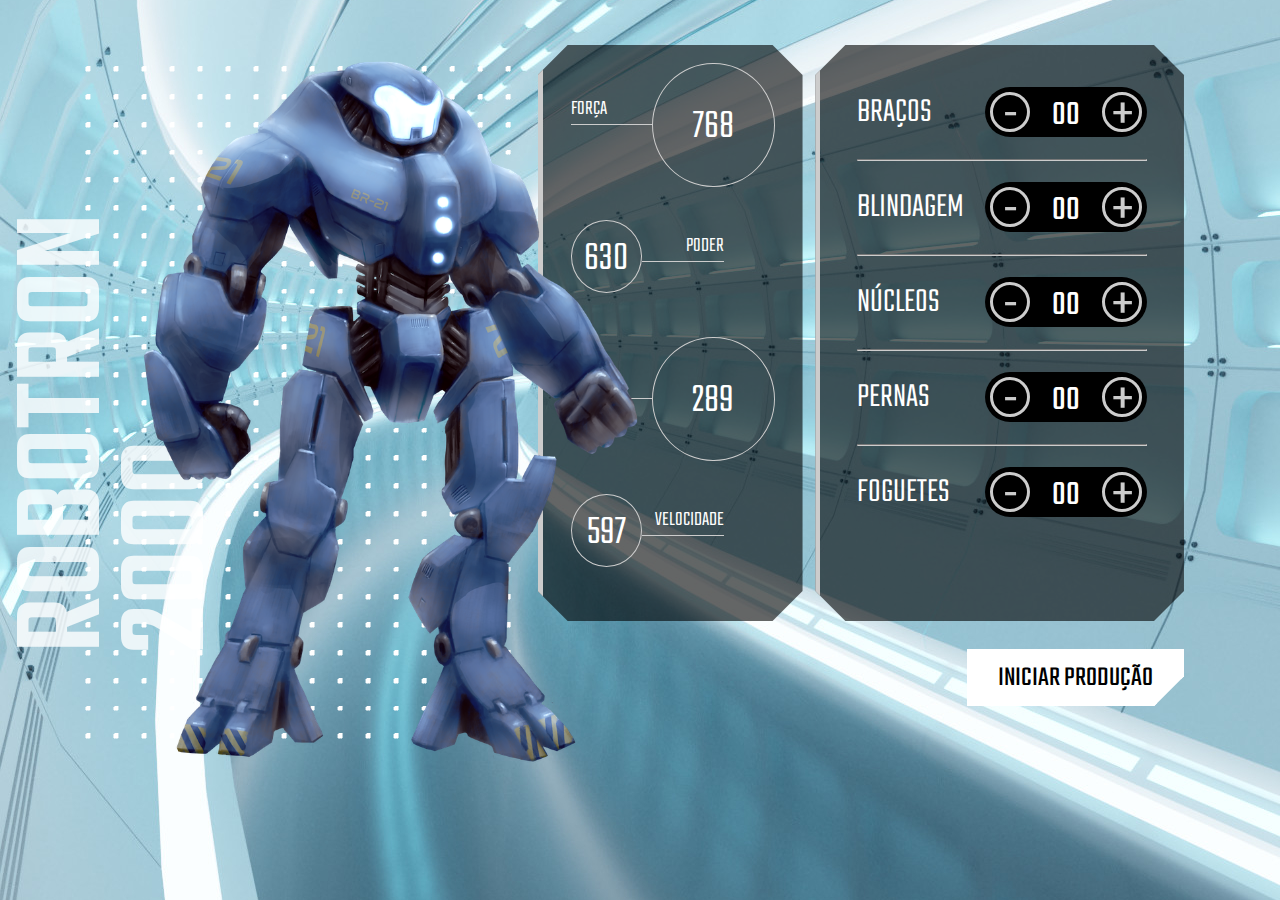
<file: index.html>
<!DOCTYPE html>
<html lang="en">
  <head>
    <meta charset="UTF-8" />
    <meta http-equiv="X-UA-Compatible" content="IE=edge" />
    <meta name="viewport" content="width=device-width, initial-scale=1.0" />
    <link rel="shortcut icon" type="image/jpg" href="img/favicon.ico" />
    <title>Robotron 2000</title>

    <link rel="stylesheet" href="css/style.css" />
    <link rel="preconnect" href="https://fonts.googleapis.com" />
    <link rel="preconnect" href="https://fonts.gstatic.com" crossorigin />
    <link
      href="https://fonts.googleapis.com/css2?family=Teko:wght@300;500&display=swap"
      rel="stylesheet"
    />
  </head>
  <body>
    <main>
      <section class="robotron">
        <img class="robo" id="robotron" src="img/robotron.png" alt="Robotron" />
        <figcaption class="titulo">ROBOTRON <br />2000</figcaption>
      </section>

      <section class="box estatisticas">
        <div class="estatistica">
          <p class="estatistica-titulo">Força</p>
          <div class="estatistica-valor">
            <p class="estatistica-numero">768</p>
          </div>
        </div>
        <div class="estatistica">
          <p class="estatistica-titulo">Poder</p>
          <div class="estatistica-valor">
            <p class="estatistica-numero">630</p>
          </div>
        </div>
        <div class="estatistica">
          <p class="estatistica-titulo">Energia</p>
          <div class="estatistica-valor">
            <p class="estatistica-numero">289</p>
          </div>
        </div>
        <div class="estatistica">
          <p class="estatistica-titulo">Velocidade</p>
          <div class="estatistica-valor">
            <p class="estatistica-numero">597</p>
          </div>
        </div>
      </section>

      <section class="equipamentos">
        <form action="" class="montador">
          <div class="box montador-conteudo">
            <div class="peca">
              <label for="" class="peca-titulo">Braços</label>
              <div class="controle">
                <buttom class="controle-ajuste" data-controle="-">-</buttom>
                <input
                  type="text"
                  class="controle-contador"
                  value="00"
                  data-contador
                />
                <buttom class="controle-ajuste" data-controle="+">+</buttom>
              </div>
            </div>
            <hr class="linha" />
            <div class="peca">
              <label for="" class="peca-titulo">Blindagem</label>
              <div class="controle">
                <buttom class="controle-ajuste" data-controle="-">-</buttom>
                <input
                  type="text"
                  class="controle-contador"
                  value="00"
                  data-contador
                />
                <buttom class="controle-ajuste" data-controle="+">+</buttom>
              </div>
            </div>
            <hr class="linha" />
            <div class="peca">
              <label for="" class="peca-titulo">Núcleos</label>
              <div class="controle">
                <buttom class="controle-ajuste" data-controle="-">-</buttom>
                <input
                  type="text"
                  class="controle-contador"
                  value="00"
                  data-contador
                />
                <buttom class="controle-ajuste" data-controle="+">+</buttom>
              </div>
            </div>
            <hr class="linha" />
            <div class="peca">
              <label for="" class="peca-titulo">Pernas</label>
              <div class="controle">
                <buttom class="controle-ajuste" data-controle="-">-</buttom>
                <input
                  type="text"
                  class="controle-contador"
                  value="00"
                  data-contador
                />
                <buttom class="controle-ajuste" data-controle="+">+</buttom>
              </div>
            </div>
            <hr class="linha" />
            <div class="peca">
              <label for="" class="peca-titulo">Foguetes</label>
              <div class="controle">
                <buttom class="controle-ajuste" data-controle="-">-</buttom>
                <input
                  type="text"
                  class="controle-contador"
                  value="00"
                  data-contador
                />
                <buttom class="controle-ajuste" data-controle="+">+</buttom>
              </div>
            </div>
          </div>
          <input
            type="submit"
            value="Iniciar produção"
            class="producao"
            id="producao"
          />
        </form>
      </section>
    </main>
    <script src="./js/main.js"></script>
  </body>
</html>
</file>
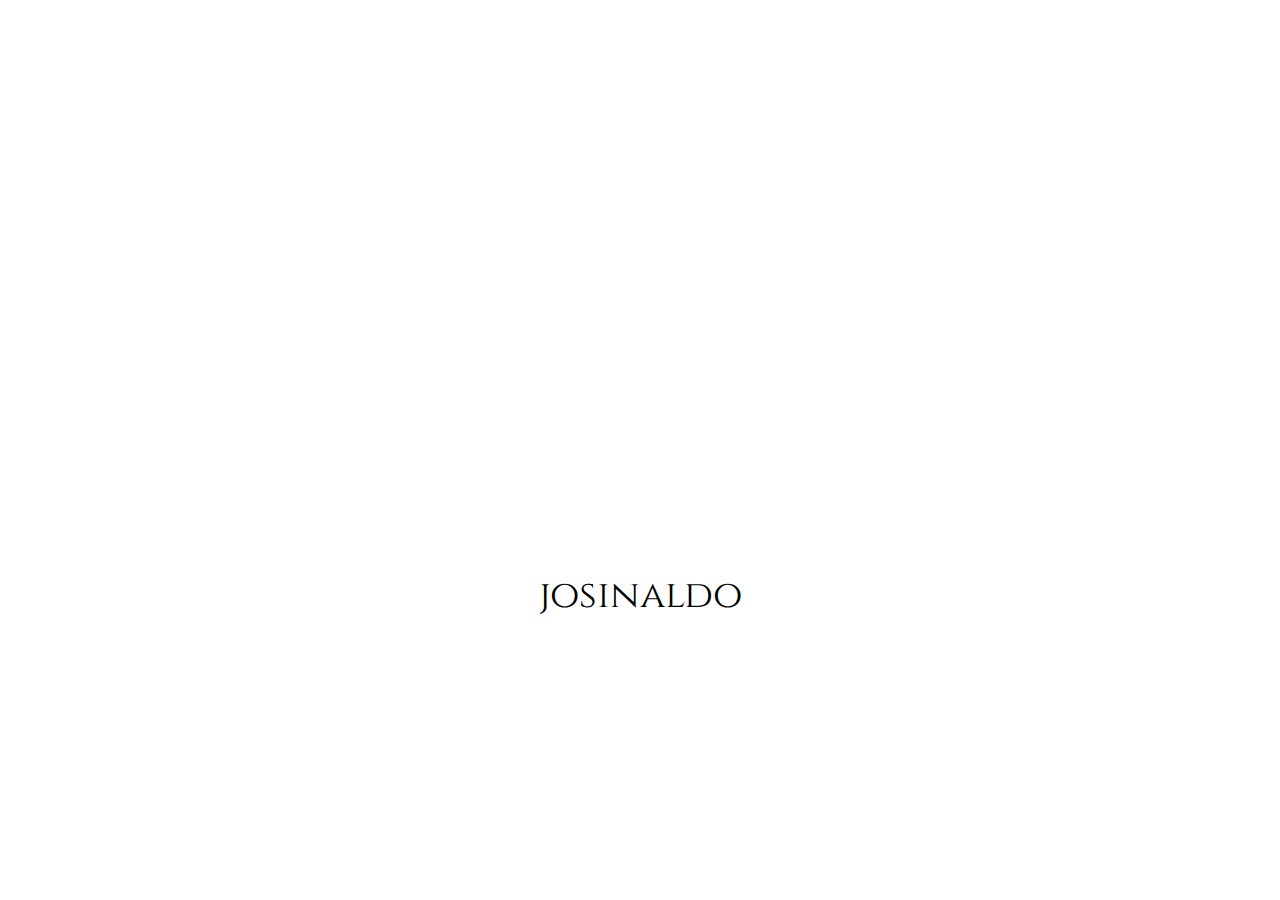
<file: exercicios/aula01/index.html>
<!DOCTYPE html>
<html lang="en">
  <head>
    <meta charset="UTF-8" />
    <title>Manipulando o DOM - Aula 1</title>
    <link rel="stylesheet" href="./style.css" />
  </head>
  <body>
    <!-- fonte  -->
    <link rel="preconnect" href="https://fonts.googleapis.com" />
    <link rel="preconnect" href="https://fonts.gstatic.com" crossorigin />
    <link
      href="https://fonts.googleapis.com/css2?family=Cinzel:wght@600&display=swap"
      rel="stylesheet"
    />
    <!-- fonte  -->

    <section class="container">
      <div class="trono"></div>
      <p id="texto">O inverno está chegando</p>
    </section>

    <script src="./main.js"></script>
  </body>
</html>
</file>
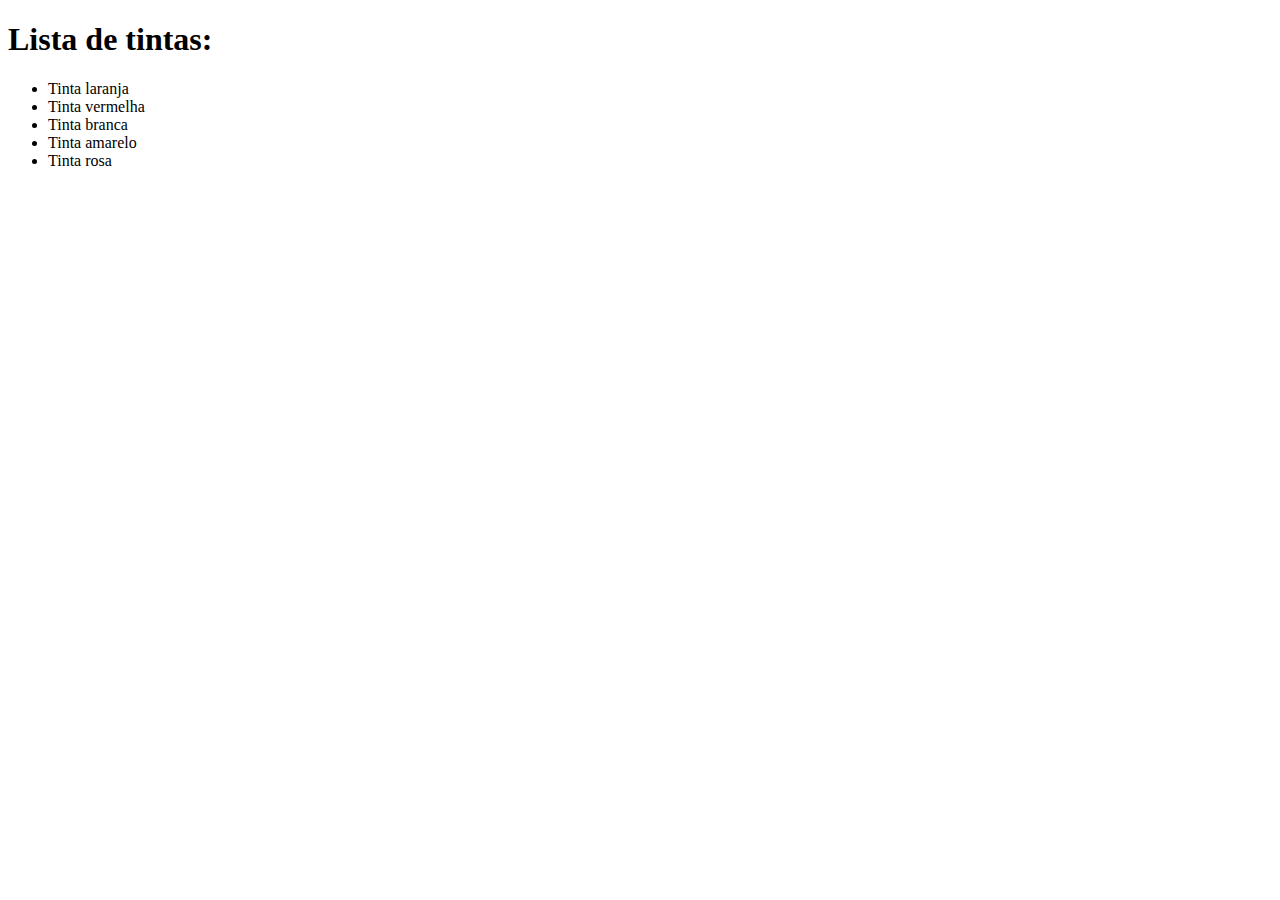
<file: exercicios/aula03/ex01/index.html>
<!DOCTYPE html>
<html lang="en">
  <head>
    <meta charset="UTF-8" />
    <meta http-equiv="X-UA-Compatible" content="IE=edge" />
    <meta name="viewport" content="width=device-width, initial-scale=1.0" />
    <title>Document</title>
  </head>
  <body>
    <h1>Lista de tintas:</h1>
    <ul id="lista">
      <li
        cor="laranja"
        tipo="tinta-exterior"
        onclick="mudaCores(this)"
        class="item"
      >
        Tinta laranja
      </li>
      <li
        cor="vermelho"
        tipo="tinta-interior"
        onclick="mudaCores(this)"
        class="item"
      >
        Tinta vermelha
      </li>
      <li
        cor="branco"
        tipo="tinta-interior"
        onclick="mudaCores(this)"
        class="item"
      >
        Tinta branca
      </li>
      <li
        cor="amarelo"
        tipo="tinta-exterior"
        onclick="mudaCores(this)"
        class="item"
      >
        Tinta amarelo
      </li>
      <li
        cor="rosa"
        tipo="tinta-exterior"
        onclick="mudaCores(this)"
        class="item"
      >
        Tinta rosa
      </li>
    </ul>
  </body>
  <script src="./main.js"></script>
</html>
</file>
<file: css/style.css>
:root {
    --main-cinza: #CCCCCC;
    --main-branco: #FFFFFF;
    --main-preto: #000000;
}

* {
    box-sizing: border-box;
}

body {
    background: url(../img/fundo.jpg);
    background-position: center center;
    background-size: cover cover;
    padding: 0;
    margin: 0;
    font-weight: 300;
}

body, input {
    font-family: 'Teko', sans-serif;
}

main {
    width: 80vw;
    height: 80vh;
    margin: 10vh 8vw 10vh 12vw;
    display: flex;
    gap: 1vw;
}

.robotron {
    background: url(../img/estrutura.png) no-repeat;
    background-position: center center;
    margin: 0;
    flex-basis: 40%;
    position: relative;
}

.robo {
    height: 110%;
    z-index: 1;
    position: absolute;
    left: -20%;
    top: -5%;
}

.titulo {
    transform: rotate(180deg);
    font-weight: 500;
    font-size: 130px;
    position: absolute;
    bottom: 7rem;
    left: -3rem;
    line-height: 0.8;
    writing-mode: vertical-rl;
    text-orientation: mixed;
    color: rgba(255,255,255,0.8)
}

.box {
    background: rgba(0,0,0,0.6);
    clip-path: polygon(calc(100% - 30px) 0, 100% 30px, 100% calc(100% - 30px), calc(100% - 30px) 100%, 30px 100%, 0 calc(100% - 30px), 0 30px, 30px 0);
    border-left: 5px solid var(--main-cinza);
    height: 80%;
}

/****************************** Equipamentos *****/

.equipamentos {
    flex-basis: 32%;
}

.montador {
    height: 100%;;
}

.montador-conteudo {
    padding: 2em 10%;
}

.peca {
    padding: 1em 0;
}

.peca-titulo {
    color: var(--main-branco);
    text-transform: uppercase;
    font-size: 2.5em;
}

.controle {
    background: var(--main-preto);
    border-radius: 25px;
    float: right;
    display: inline-flex;
    padding: 5px;
    align-items: center;
    align-self: flex-end;
}

.controle-contador {
    width: 40px;
    height: 35px;
    background: none;
    border: 0;
    margin: 0 1rem;
    color: var(--main-branco);
    text-align: center;
    font-size: 2.5em;
    display: inline-flex;
    align-items: center;
    padding-top: 8px;
}

.controle-ajuste {
    display: inline-block;
    width: 40px;
    height: 40px;
    line-height: 44px;
    border-radius: 50%;
    color: var(--main-cinza);
    font-size: 4em;
    background: var(--main-preto);
    text-align: center;
    border: 3px solid var(--main-cinza);
    cursor: pointer;
}

.linha {
    border-color: var(--main-cinza);
}

.producao {
    margin-top: 1em;
    font-size: 2em;
    text-transform: uppercase;
    padding: 0.2em 1em;
    float: right;
    border: 3px solid var(--main-branco);
    background: var(--main-branco);
    clip-path: polygon(100% 0, 100% calc(100% - 30px), calc(100% - 30px) 100%, 0 100%, 0 0);
    cursor: pointer;
}

.producao:hover {
    background: var(--main-preto);
    color: var(--main-branco)
}



/****************************** Estatísticas *****/
.estatisticas {
    flex-basis: 23%;
    padding: 2em 2em 0;
}

.estatistica {
    color: var(--main-branco);
    display: flex;
    align-items: flex-start;
    height: 25%;
}

.estatistica-titulo {
    font-size: 1.5em;
    border-bottom: 1px solid var(--main-cinza);
    flex-basis: 40%;
    text-transform: uppercase;
    order: 1
}

.estatistica-valor {
    flex-basis: 60%;
    position: relative;
    margin: 10px 0 0;
    order: 2;
    margin: -10px 0 0;
}

.estatistica-valor::after {
    content: "";
    display: block;
    padding-bottom: 100%;
    border: 1px solid var(--main-cinza);
    border-radius: 50%;
}

.estatistica-numero {
    position: absolute;
    top: 50%;
    transform: translateY(-46%);
    width: 100%;
    line-height: 100%;
    text-align: center;
    font-size: 3em;
    margin: 0;
}

.estatistica:nth-child(2n) .estatistica-titulo {
    order: 2;
    text-align: right;
}

.estatistica:nth-child(2n) .estatistica-valor {
    order: 1;
    flex-basis: 35%;
    margin: 10px 0 0;
}

@media screen and (max-width: 1600px) {
    body { 
        font-size: 14px;
    }
    main {
        width: 90vw;
        height: 80vh;
        margin: 5vh auto;
    }
}

@media screen and (max-width: 1200px) {
    body { 
        font-size: 13px;
    }

    main {
        width: 96vw;
        height: 80vh;
        margin: 10vh auto;
    }
}
</file>
<file: exercicios/aula01/style.css>
* {
  margin: 0;
  padding: 0;
}

body {
  background: var(--cor-fundo);
  color: var(--cor-fonte);
  font-family: 'Cinzel', serif;
  font-size: 38px;
  user-select: none;
  transition: 2s;
}

.container {
  height: 90vh;
  width: 100%;
  display: flex;
  flex-direction: column;
  justify-content: center;
  align-items: center;
}

.trono {
  background-image: url("https://caelum-online-public.s3.amazonaws.com/1369-alura-mais-dark-mode/trono-preto.png");
  background-size: cover;
  width: 450px;
  height: 350px;
  margin-bottom: 30px;
  position: relative;
  top: 10%;
  right: 5%;
}
</file>
